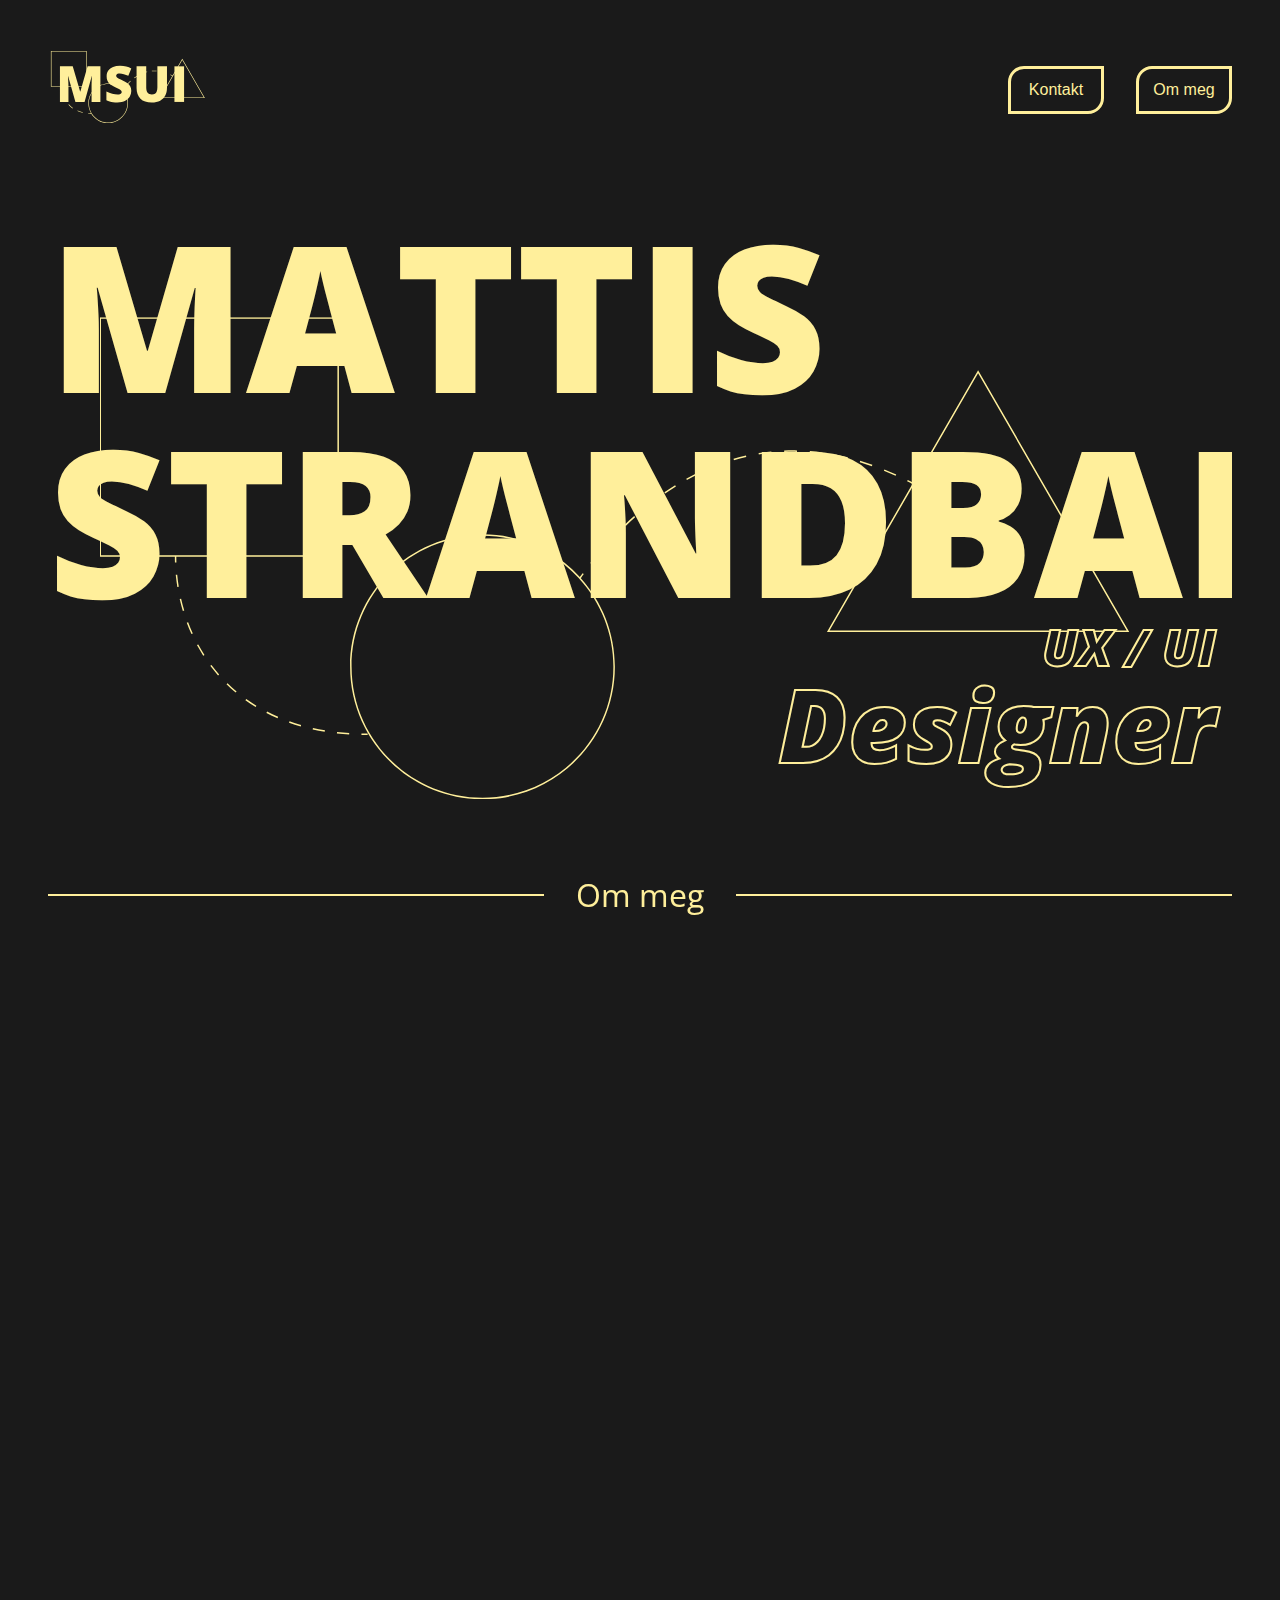
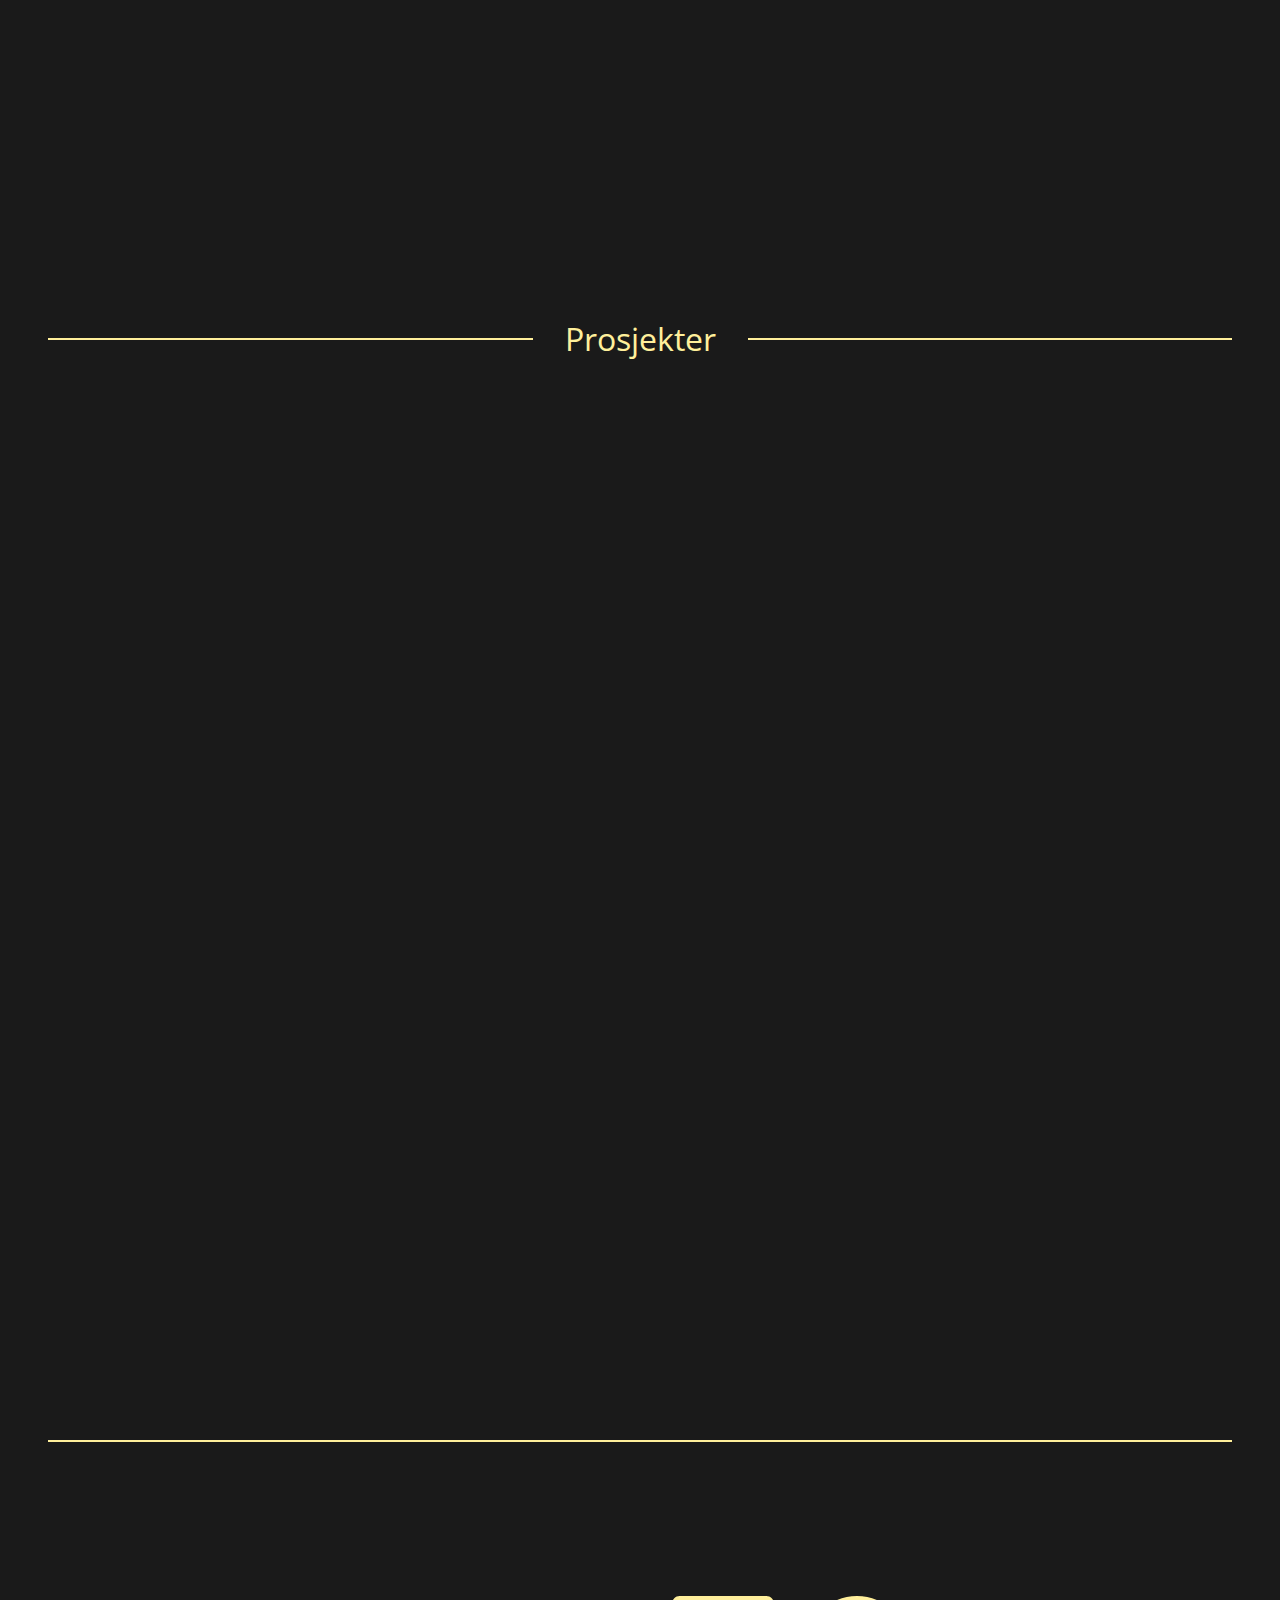
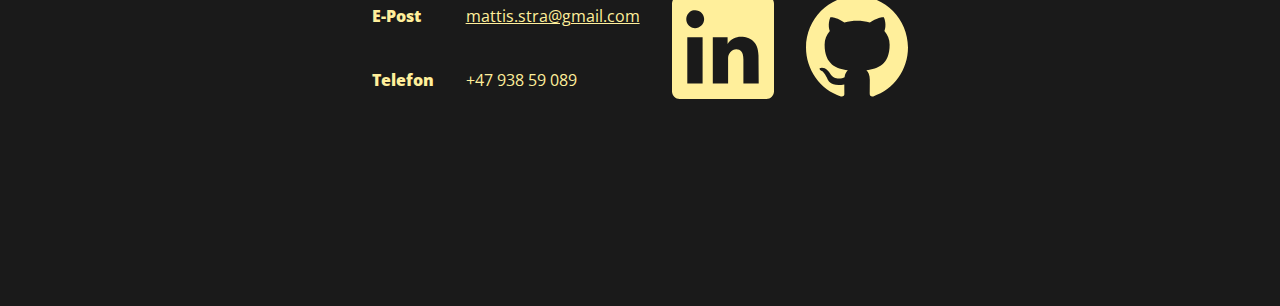
<file: index.html>
<!DOCTYPE html>
<html lang="no">
  <head>
    <meta charset="UTF-8" />
    <meta name="viewport" content="width=device-width, initial-scale=1.0" />
    <meta name="theme-color" content="#1A1A1A" />
    <title>Hovedside</title>
    <link rel="stylesheet" href="./CSS/reset.css" />
    <link rel="stylesheet" href="./CSS/style.css" />
    <link rel="stylesheet" href="./CSS/variables.css" />
    <link rel="icon" href="./assets/logo_tab_2.svg" />
    <script async src="./js/script.js"></script>
  </head>

  <body>
    <header>
      <a href="/index.html">
        <img src="./assets/logo.svg" alt="logo" />
      </a>
      <div class="header-buttons">
        <a href="mailto:Mattis%20Strandbakke<mattis.stra@gmail.com>">
          <button>Kontakt</button>
        </a>
        <a href="./about.html">
          <button>Om meg</button>
        </a>
      </div>
      <label class="hamburger-menu">
        <input type="checkbox" />
      </label>
      <aside class="sidebar">
        <nav>
          <ul>
            <a href="./about.html">
              <li>Om meg</li>
            </a>
            <a href="mailto:Mattis%20Strandbakke<mattis.stra@gmail.com>">
              <li>Kontakt</li>
            </a>
            <div class="hamburger-img">
              <a href="https://www.linkedin.com/in/mattis-str/" target="_blank">
                <img src="./assets/linkedin_menu.svg" alt="linkedin logo"
              /></a>
              <a href="https://github.com/mattis-str" target="_blank">
                <img src="./assets/github_menu.svg" alt="github logo"
              /></a>
            </div>
          </ul>
        </nav>
      </aside>
    </header>
    <main>
      <section class="hero hidden-from-left slow-animate">
        <div class="name">
          <h1 class="bold">MATTIS <span> STRANDBAKKE </span></h1>
        </div>
        <h2 class="bold">UX / UI <span>Designer</span></h2>
        <img class="posision" src="./assets/hero_img.svg" alt="" />
      </section>

      <section class="about">
        <div class="ancor hidden-from-left slow-animate">
          <div class="border"></div>
          <p>Om meg</p>
          <div class="border"></div>
        </div>
        <div
          class="flex-component column-reverse hidden-from-left slow-animate"
        >
          <div>
            <h3 class="bold hidden-from-left">Om meg</h3>
            <p class="hidden-from-left">
              Hei! Mitt navn er Mattis, og jeg er en entusiastisk interaksjonsdesignstudent med en lidenskap for å løse problemer og skape brukervennlige og estetisk tiltalende digitale opplevelser.
            </p>
            <p>
              Jeg er veldig opptatt av at brukeren står i sentrum av alt jeg gjør. Så med det er det viktig for meg at alt jeg lager er tydelig, enkelt å forstå og ikke minst, universelt utformet. 
            </p>
            <a href="./about.html"> <button>les mer</button></a>
            <div class="cards">
              <h3>Ferdigheter</h3>
              <div class="card">Figma</div>
              <div class="card">HTML</div>
              <div class="card">CSS</div>
              <div class="card">Photoshop</div>
              <div class="card">AI Propts</div>
              <div class="card">Scrum</div>
            </div>
          </div>
          <img class="border-radius" src="./assets/meg.webp" alt="Portrett bilde av meg." />
        </div>
      </section>

      <section class="projects">
        <div class="ancor">
          <div class="border"></div>
          <p>Prosjekter</p>
          <div class="border"></div>
        </div>
        <div class="flex-component column-reverse hidden-from-left">
          <div>
            <div>
              <a
                class="link hidden-from-left slow-animate"
                href="./calendar.html"
              >
                <h3 class="bold">Calendar</h3>
                <img
                  class="arrow-img"
                  src="./assets/arrow_circle_right.svg"
                  alt=""
                />
              </a>
            </div>
            <p class="hidden-from-left slow-animate">
              Dagens kalender apper på iOS App-store har mange problemer. De
              fleste bruker enten Apple kalenderen, eller Google Kalenderen. Så
              denne oppgaven skal gå ut på å løse disse problemene, og
              forhåpentlig vis lage en kalender app som er bedre enn de allerede
              eksisterende løsningene.
            </p>
            <div class="cards">
              <div class="card">Figma</div>
              <div class="card">HTML / CSS</div>
              <div class="card">AI</div>
              <div class="card">Photoshop</div>
            </div>
          </div>
          <img
            class="border-radius"
            src="./assets/thumbnail-calendar.webp"
            alt="tre telefoner som avbilder forskjellige deler av appløsningen min"
          />
        </div>

        <div class="flex-component hidden-from-right column">
          <img 
            class="border-radius"
            src="./assets/thumbnail-portfolio.webp" 
            alt="" />
          <div>
            <div>
              <a class="link row-reverse hidden-from-left slow-animate" href="./portfolio.html"
                ><img
                  class="arrow-img rotate"
                  src="./assets/arrow_circle_left.svg"
                  alt=""
                />
                <h3 class="bold">Portfolio</h3>
              </a>
            </div>
            <p class="hidden-from-left slow-animate">
              Hvordan kan jeg som interaksjonsdesign student best mulig representere meg, mitt design og mine prosjekter 
              på en ryddig, oversiktlig og forståelig måte.
            </p>
            <div class="cards">
              <div class="card">Figma</div>
              <div class="card">HTML / CSS</div>
              <div class="card">JavaScript</div>
              <div class="card">Photoshop</div>
              <div class="card">AI</div>
            </div>
          </div>
        </div>

        <!-- <div class="flex-component column-reverse hidden-from-left">
          <div>
            <div>
              <a class="link hidden-from-left slow-animate" href="">
                <h3 class="bold">Prosjekt 3</h3>
                <img
                  class="arrow-img"
                  src="./assets/arrow_circle_right.svg"
                  alt=""
                />
              </a>
            </div>
            <p class="hidden-from-left slow-animate">
              Lorem ipsum dolor sit amet consectetur, adipisicing elit.
              Aspernatur nostrum officia assumenda eius atque eaquerecusandae
              voluptatum Lorem ipsum dolor sit amet consectetur, adipisicing
              elit. Aspernatur nostrum officia assumenda eius atque
              eaquerecusandae voluptatum Lorem ipsum dolor sit amet consectetur,
              adipisicing elit. Aspernatur nostrum officia assumenda eius atque
              eaquerecusandae voluptatum
            </p>
          </div>
          <img src="./assets/placeholder.webp" alt="" />
        </div> -->
      </section>
      <div class="border"></div>
    </main>
    <footer>
      <div class="footer-info">
        <ul class="bold">
          <li>E-Post</li>
          <li>Telefon</li>
        </ul>
        <ul>
          <a href="mailto:Mattis%20Strandbakke<mattis.stra@gmail.com>">
            <li>mattis.stra@gmail.com</li>
          </a>

          <li>+47 938 59 089</li>
        </ul>
        <div class="footer-img">
          <a href="https://www.linkedin.com/in/mattis-str/" target="_blank">
            <img src="./assets/linkedin.svg" alt="linkedin logo"
          /></a>
          <a href="https://github.com/mattis-str" target="_blank">
            <img src="./assets/github.svg" alt="github logo"
          /></a>
        </div>
      </div>
    </footer>
  </body>
</html>
</file>
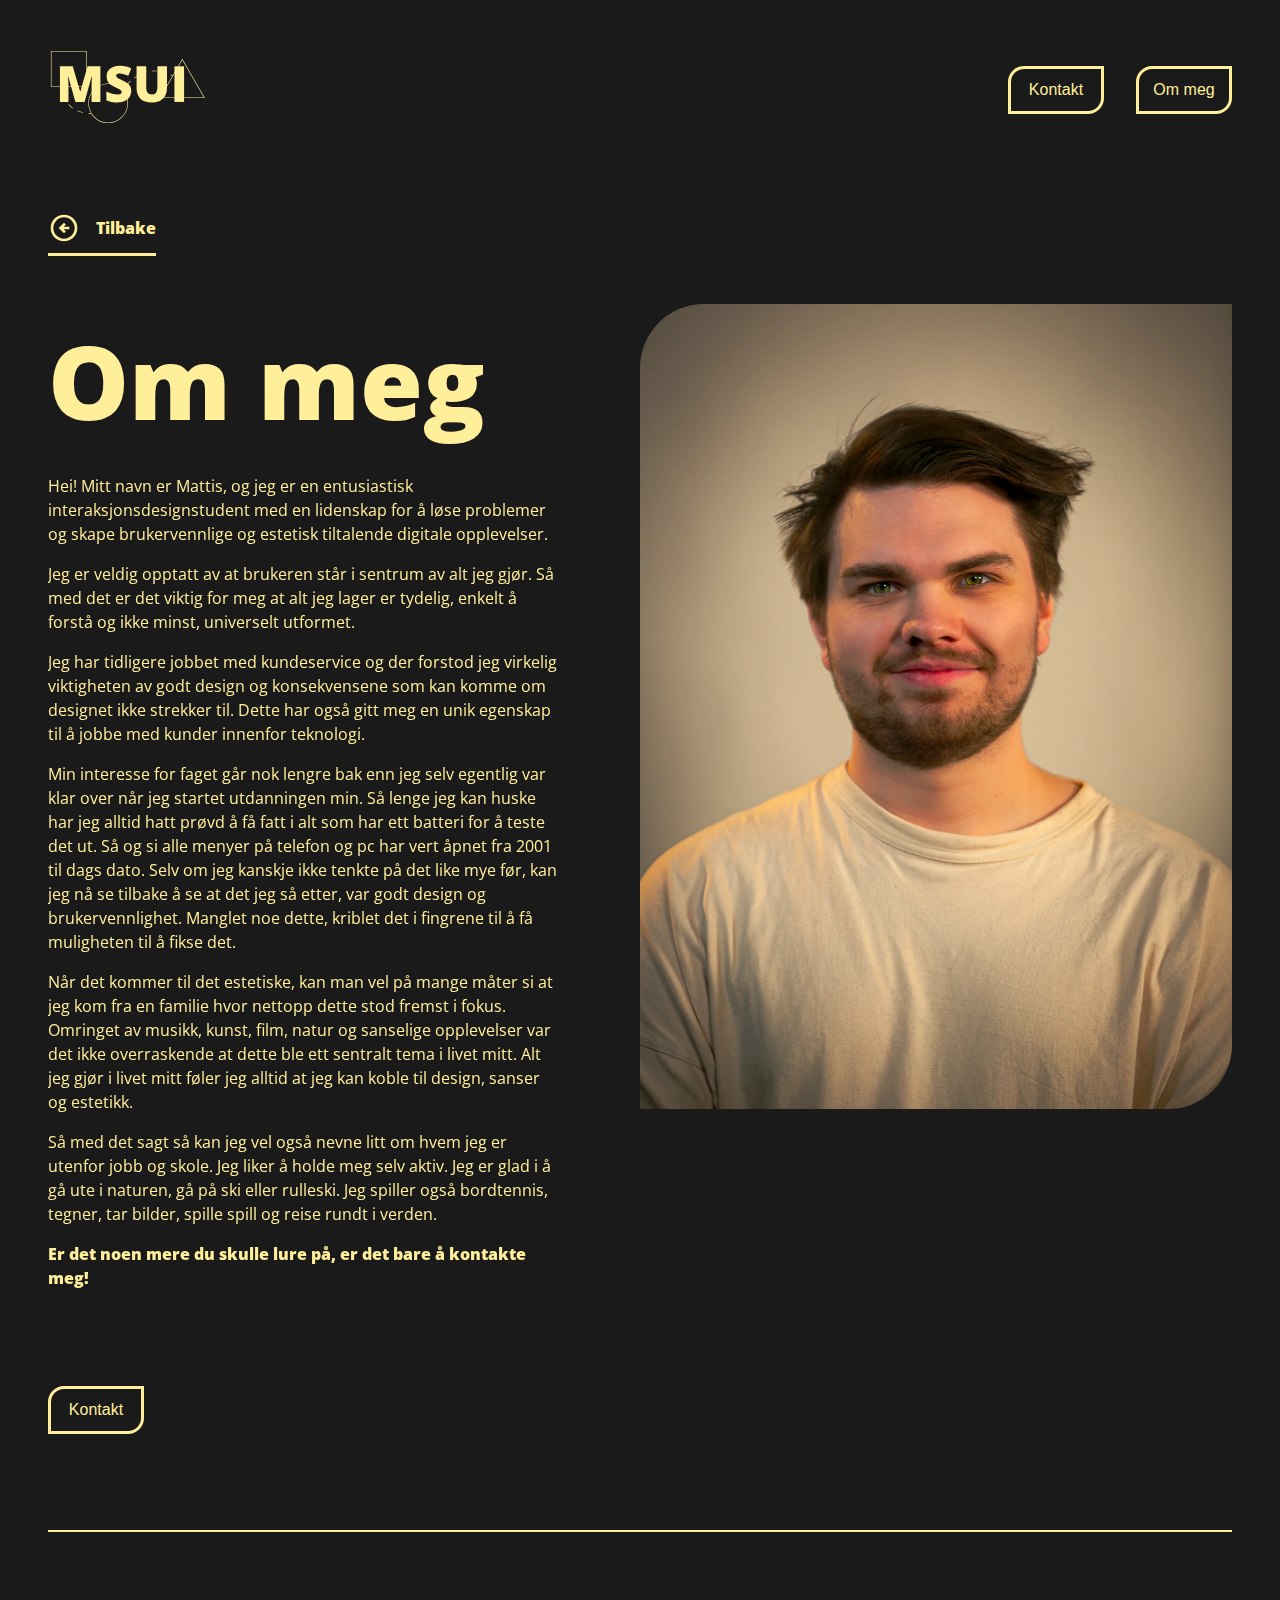
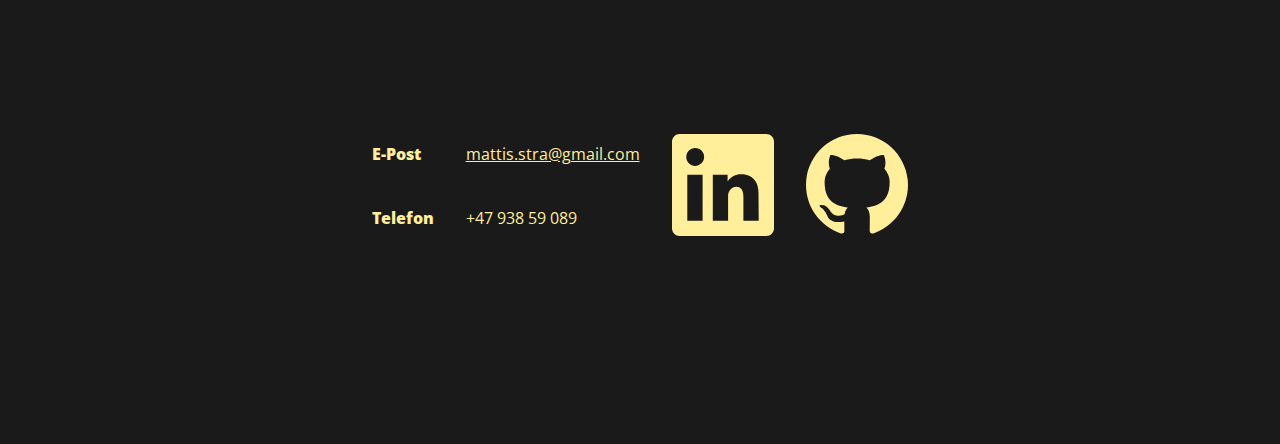
<file: about.html>
<!DOCTYPE html>
<html lang="no">
  <head>
    <meta charset="UTF-8" />
    <meta name="viewport" content="width=device-width, initial-scale=1.0" />
    <meta name="theme-color" content="#1A1A1A" />
    <title>Om meg</title>
    <link rel="stylesheet" href="./CSS/reset.css" />
    <link rel="stylesheet" href="./CSS/style.css" />
    <link rel="stylesheet" href="./CSS/variables.css" />
    <link rel="icon" href="./assets/logo_tab_2.svg" />
    <script async src="./js/script.js"></script>
  </head>

  <body>
    <header>
      <a href="/index.html">
        <img src="./assets/logo.svg" alt="logo" />
      </a>
      <div class="header-buttons">
        <a href="mailto:Mattis%20Strandbakke<mattis.stra@gmail.com>">
          <button>Kontakt</button>
        </a>
        <a href="/about.html">
          <button>Om meg</button>
        </a>
      </div>
      <label class="hamburger-menu">
        <input type="checkbox" />
      </label>
      <aside class="sidebar">
        <nav>
          <ul>
            <a href="/about.html">
              <li>Om meg</li>
            </a>
            <a href="mailto:Mattis%20Strandbakke<mattis.stra@gmail.com>">
              <li>Kontakt</li>
            </a>
            <div class="hamburger-img">
              <a href="https://www.linkedin.com/in/mattis-str/" target="_blank">
                <img src="./assets/linkedin_menu.svg" alt="linkedin logo"
              /></a>
              <a href="https://github.com/mattis-str" target="_blank">
                <img src="./assets/github_menu.svg" alt="github logo"
              /></a>
            </div>
          </ul>
        </nav>
      </aside>
    </header>
    <main>
      <a class="back-button" href="./"
        ><img
          src="./assets/arrow_circle_left.svg"
          alt=""
        />
        <p class="bold">Tilbake</p>
      </a>

      <section class="case-study">
        <div class="flex-component column-reverse hidden-from-right">
          <div>
            <h1 class="bold name">Om meg</h1>
            <p>
              Hei! Mitt navn er Mattis, og jeg er en entusiastisk interaksjonsdesignstudent med en lidenskap for å løse problemer og skape brukervennlige og estetisk tiltalende digitale opplevelser.
            </p>
            <p>
              Jeg er veldig opptatt av at brukeren står i sentrum av alt jeg gjør. Så med det er det viktig for meg at alt jeg lager er tydelig, enkelt å forstå og ikke minst, universelt utformet.
            </p>
            <p>
              Jeg har tidligere jobbet med kundeservice og der forstod jeg virkelig viktigheten av godt design og konsekvensene som kan komme om designet ikke strekker til. Dette har også gitt meg en unik egenskap til å jobbe med kunder innenfor teknologi.
            </p>
            <p>
              Min interesse for faget går nok lengre bak enn jeg selv egentlig var klar over når jeg startet utdanningen min. Så lenge jeg kan huske har jeg alltid hatt prøvd å få fatt i alt som har ett batteri for å teste det ut. Så og si alle menyer på telefon og pc har vert åpnet fra 2001 til dags dato. Selv om jeg kanskje ikke tenkte på det like mye før, kan jeg nå se tilbake å se at det jeg så etter, var godt design og brukervennlighet. Manglet noe dette, kriblet det i fingrene til å få muligheten til å fikse det.
            </p>
            <p>
              Når det kommer til det estetiske, kan man vel på mange måter si at jeg kom fra en familie hvor nettopp dette stod fremst i fokus. Omringet av musikk, kunst, film, natur og sanselige opplevelser var det ikke overraskende at dette ble ett sentralt tema i livet mitt. Alt jeg gjør i livet mitt føler jeg alltid at jeg kan koble til design, sanser og estetikk.
            </p>
            <p>
              Så med det sagt så kan jeg vel også nevne litt om hvem jeg er utenfor jobb og skole. Jeg liker å holde meg selv aktiv. Jeg er glad i å gå ute i naturen, gå på ski eller rulleski. Jeg spiller også bordtennis, tegner, tar bilder, spille spill og reise rundt i verden.
            </p>
            <p class="bold">
              Er det noen mere du skulle lure på, er det bare å kontakte meg!
            </p>
          </div>
          <img 
          class="border-radius"
          src="./assets/meg.webp" 
          alt="Portrett bilde av meg" />
        </div>
        <div class="header-buttons">
          <a href="mailto:Mattis%20Strandbakke<mattis.stra@gmail.com>">
            <button>Kontakt</button>
          </a>
      </section>
      <div class="ancor">
        <div class="border"></div>
      </div>
    </main>
    <footer>
      <div class="footer-info">
        <ul class="bold">
          <li>E-Post</li>
          <li>Telefon</li>
        </ul>
        <ul>
          <a href="mailto:Mattis%20Strandbakke<mattis.stra@gmail.com>">
            <li>mattis.stra@gmail.com</li>
          </a>

          <li>+47 938 59 089</li>
        </ul>
        <div class="footer-img">
          <a href="https://www.linkedin.com/in/mattis-str/" target="_blank">
            <img src="./assets/linkedin.svg" alt="linkedin logo"
          /></a>
          <a href="https://github.com/mattis-str" target="_blank">
            <img src="./assets/github.svg" alt="github logo"
          /></a>
        </div>
      </div>
    </footer>
  </body>
</html>
</file>
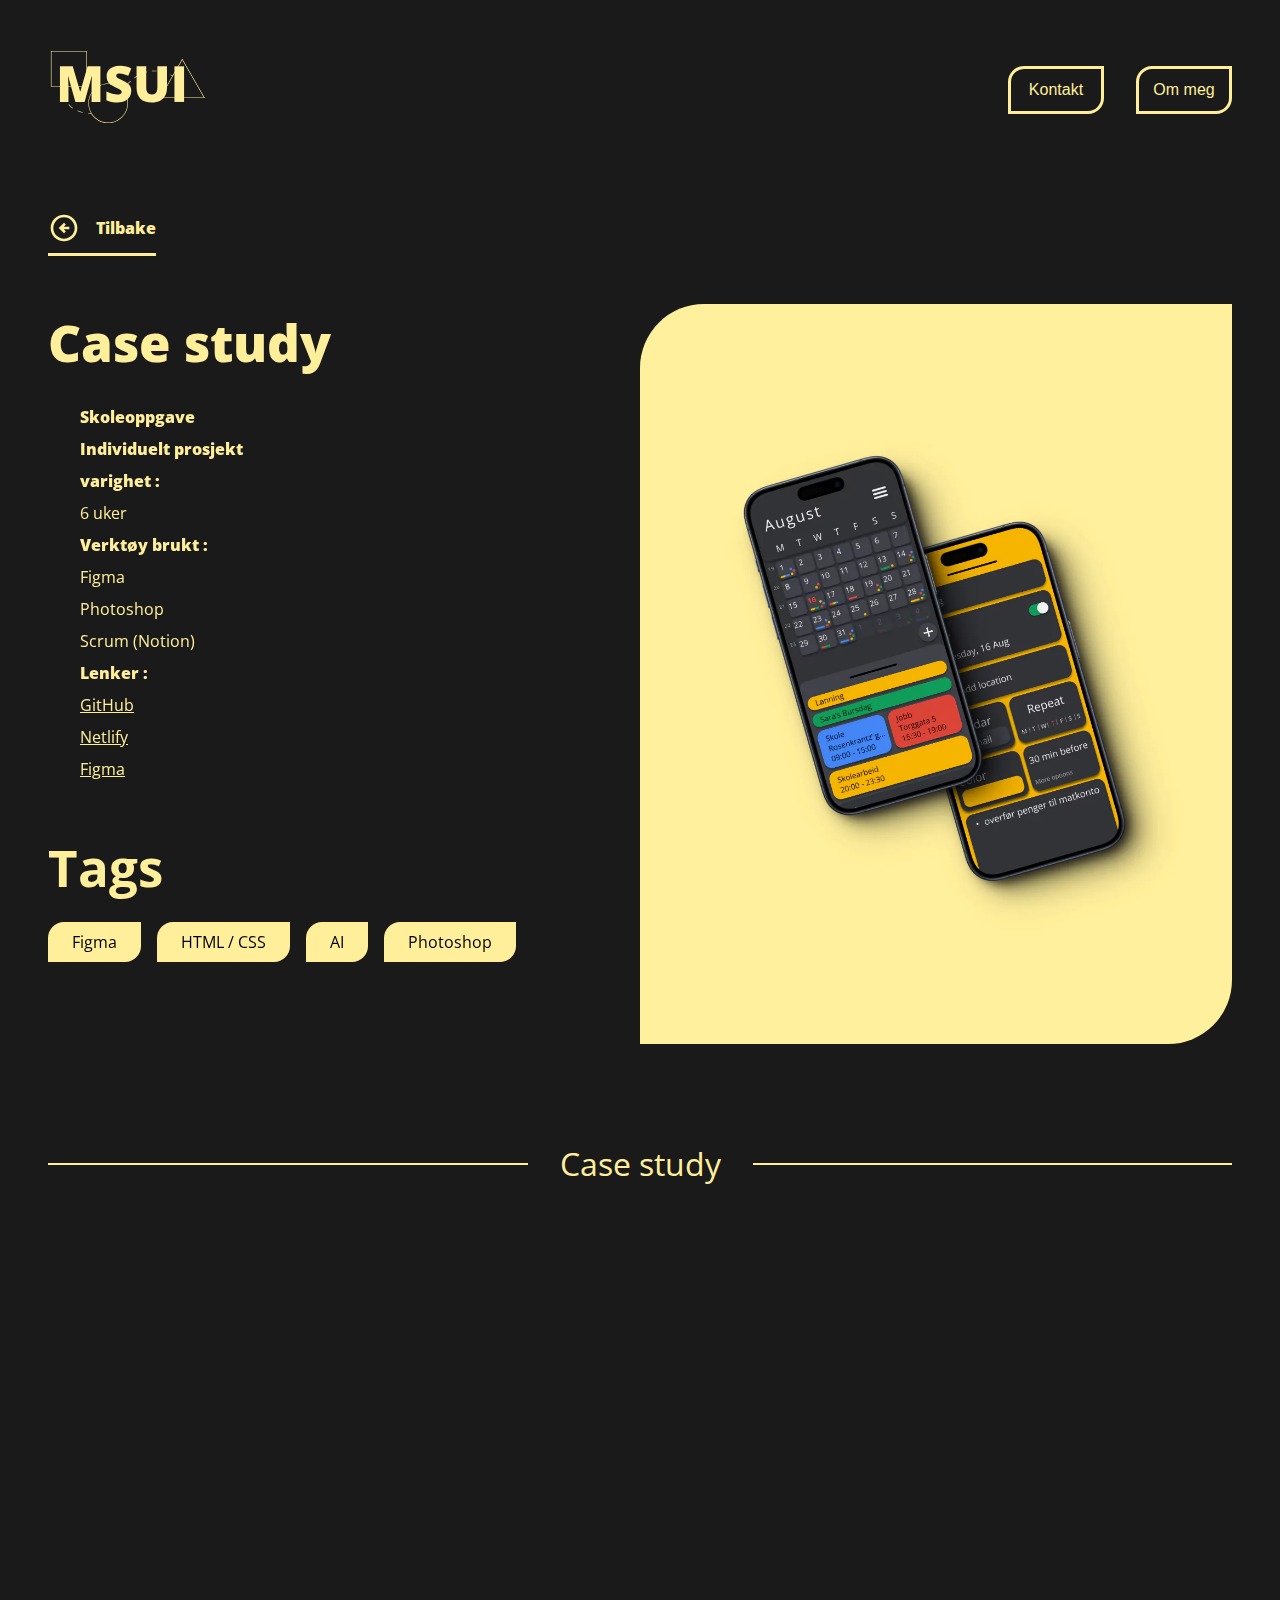
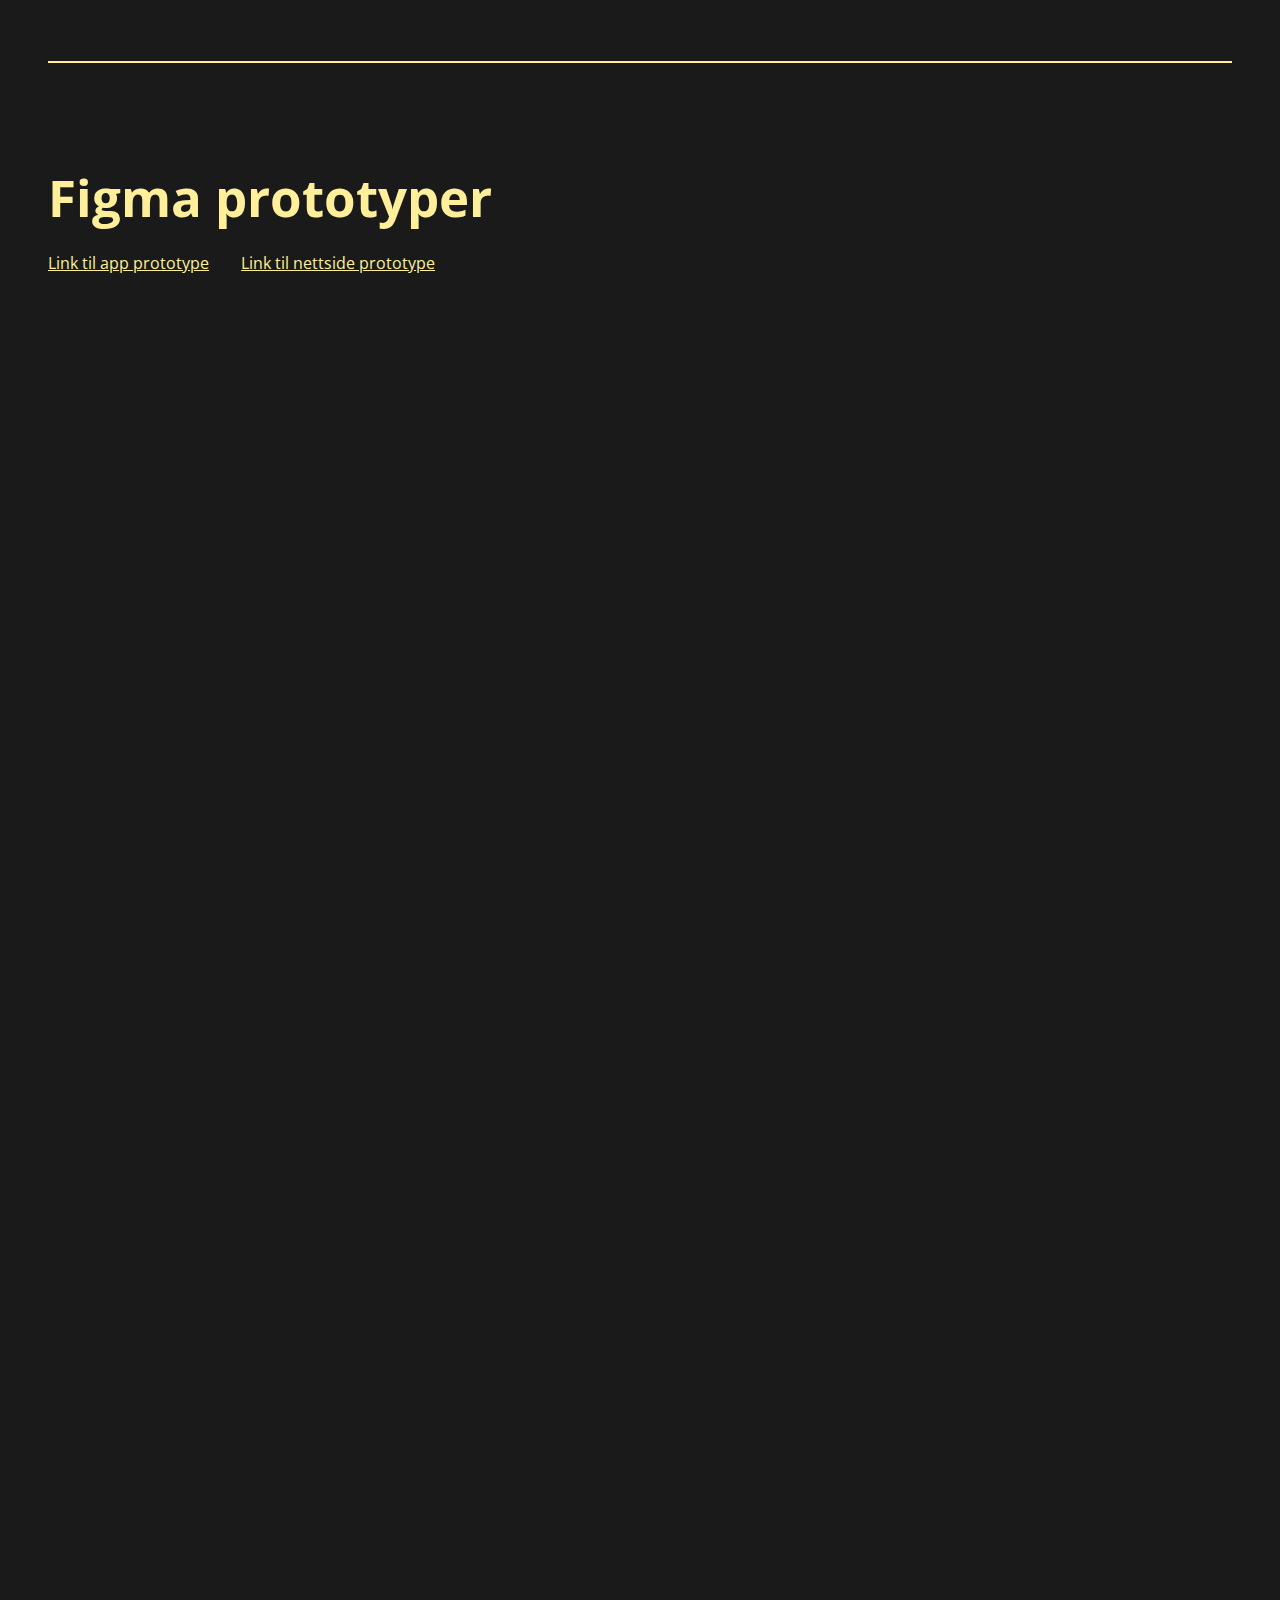
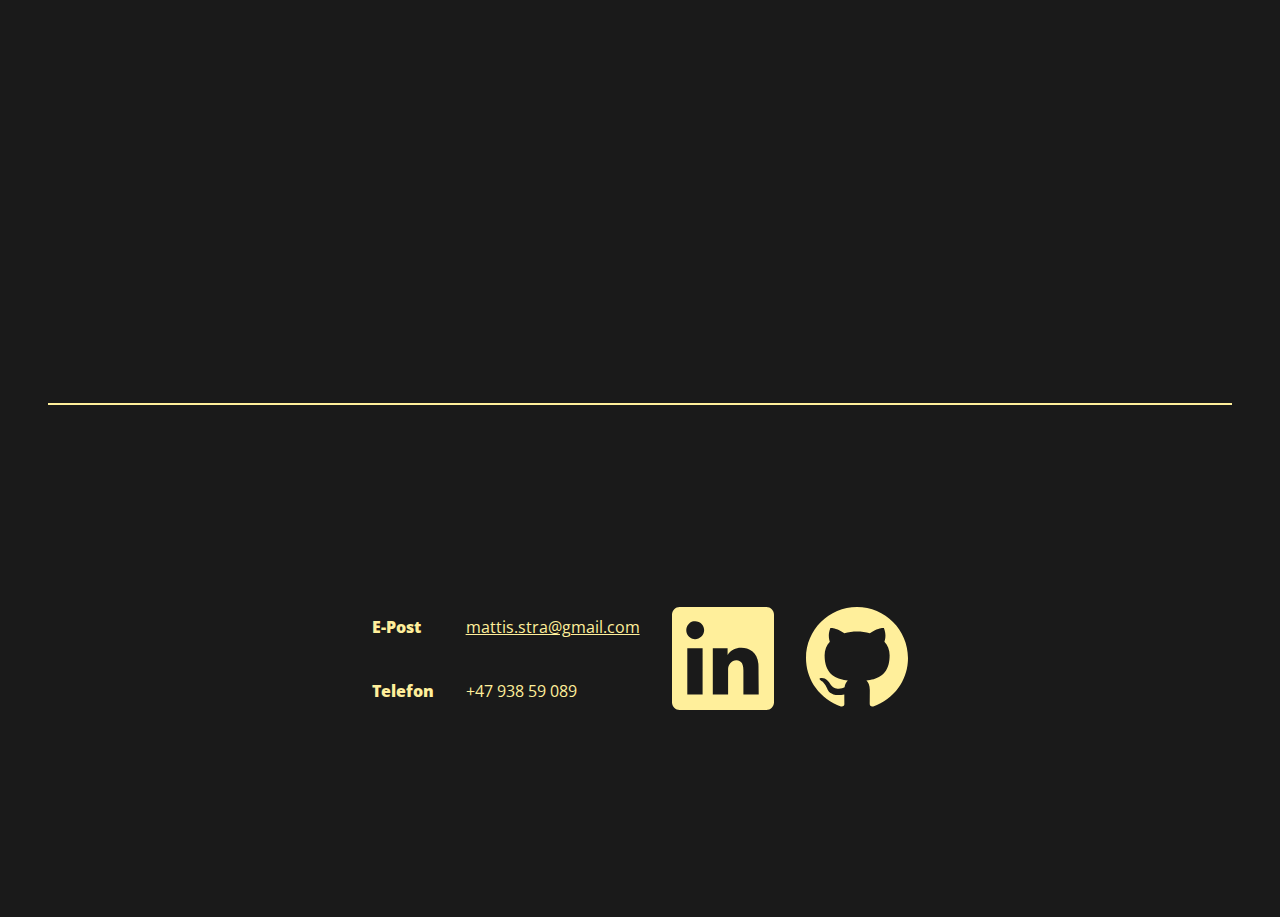
<file: calendar.html>
<!DOCTYPE html>
<html lang="no">
  <head>
    <meta charset="UTF-8" />
    <meta name="viewport" content="width=device-width, initial-scale=1.0" />
    <meta name="theme-color" content="#1A1A1A" />
    <title>Calendar Case Study</title>
    <link rel="stylesheet" href="./CSS/reset.css" />
    <link rel="stylesheet" href="./CSS/style.css" />
    <link rel="stylesheet" href="./CSS/variables.css" />
    <link rel="icon" href="./assets/logo_tab_2.svg" />
    <script async src="./js/script.js"></script>
  </head>

  <body>
    <header>
      <a href="/index.html">
        <img src="./assets/logo.svg" alt="logo" />
      </a>
      <div class="header-buttons">
        <a href="mailto:Mattis%20Strandbakke<mattis.stra@gmail.com>">
          <button>Kontakt</button>
        </a>
        <a href="/about.html">
          <button>Om meg</button>
        </a>
      </div>
      <label class="hamburger-menu">
        <input type="checkbox" />
      </label>
      <aside class="sidebar">
        <nav>
          <ul>
            <a href="/about.html">
              <li>Om meg</li>
            </a>
            <a href="mailto:Mattis%20Strandbakke<mattis.stra@gmail.com>">
              <li>Kontakt</li>
            </a>
            <div class="hamburger-img">
              <a href="https://www.linkedin.com/in/mattis-str/" target="_blank">
                <img src="./assets/linkedin_menu.svg" alt="linkedin logo"
              /></a>
              <a href="https://github.com/mattis-str" target="_blank">
                <img src="./assets/github_menu.svg" alt="github logo"
              /></a>
            </div>
          </ul>
        </nav>
      </aside>
    </header>
    <main>
      <a class="back-button" href="./">
        <img
          src="./assets/arrow_circle_left.svg"
          alt=""
        />
        <p class="bold">Tilbake</p>
      </a>

      <section class="case-study">
        <div class="flex-component column-reverse hidden-from-right">
          <div>
            <h3 class="bold">Case study</h3>
            <ul style="margin-left: 2rem">
              <li class="bold">Skoleoppgave</li>
              <li class="bold">Individuelt prosjekt</li>
              <li class="bold">varighet :</li>
              <li>6 uker</li>
              <li class="bold">Verktøy brukt :</li>
              <li>Figma</li>
              <li>Photoshop</li>
              <li>Scrum (Notion)</li>
              <li class="bold">Lenker :</li>
              <li>
                <a
                  target="_blank"
                  href="https://github.com/mattis-str/VSCode-Tema-8"
                  >GitHub</a
                >
              </li>
              <li>
                <a
                  target="_blank"
                  href="https://creative-sopapillas-0850e0.netlify.app/"
                  >Netlify</a
                >
              </li>
              <li>
                <a
                  target="_blank"
                  href="https://www.figma.com/file/m7bjk04DG7okYdQ8KEXx8v/Kalender?type=design"
                  >Figma</a
                >
              </li>
            </ul>
            <div class="cards">
              <h3>Tags</h3>
              <div class="card">Figma</div>
              <div class="card">HTML / CSS</div>
              <div class="card">AI</div>
              <div class="card">Photoshop</div>
            </div>
          </div>
          <img
            class="border-radius"
            src="./calendar-assets/hero.webp"
            alt="bilde av to iphoner som avbilder løsningen min på skjermen"
          />
        </div>
      </section>

      <div class="ancor">
        <div class="border"></div>
        <a>Case study</a>
        <div class="border"></div>
      </div>
      <div class="flex-component column-reverse hidden-from-right">
        <img
          class="border-radius"
          src="./calendar-assets/preview.webp"
          alt="bilde av tre iphoner som avbilder løsningen min på skjermen"
        />
        <div>
          <h3 class="bold">Brief</h3>
          <p>
            Dagens kalender apper på iOS App-store har mange problemer. De
            fleste bruker enten Apple kalenderen, eller Google Kalenderen. Så
            denne oppgaven skal gå ut på å løse disse problemene, og
            forhåpentlig vis lage en kalender app som er bedre enn de allerede
            eksisterende løsningene.
          </p>
          <h3 class="bold">Problem</h3>
          <p>
            Hvordan kan jeg lage en oversiktlig kalender, som gjør det lett for
            vanlige folk å få orden, struktur og oversikt over kommende tid.
          </p>
          <h3 class="bold">Løsning</h3>
          <p>
            Lage en app som er konsekvent i hvordan den opererer, bruker farger
            til å få oversikt, er tilpassbar og er enkel å bruke.
          </p>
        </div>
      </div>

      <div class="ancor">
        <div class="border"></div>
      </div>

      <div class="flex-component hidden-from-left column">
        <div>
          <h3 class="bold">Innsikt</h3>
          <h4 class="bold">Konkurranse Analyse</h4>
          <p>
            I denne oppgaven gikk jeg for å legge mye vekt og tid til
            konkurranse analysen. Jeg valgte seks apper jeg skulle gå gjennom.
            Jeg fokuserte på oversikt, funksjoner og design. Samt la til noen
            tanker om hva jeg syntes var fungerte og hva som ikke fungerte.
          </p>
          <p>
            I denne prosessdokumentasjonen kommer jeg bare til å bruke de tre
            største (google calendar, apple calendar og FantastiCal) for
            simplisitetens skyld. De andre kan du finne i
            <a
              href="https://www.figma.com/file/m7bjk04DG7okYdQ8KEXx8v/Kalender?type=design"
              >figma filen</a
            >.
          </p>
        </div>
        <img
          class="border-radius"
          src="./calendar-assets/innsikt.webp"
          alt="bilde av tre iphoner som avbilder dagens eksisterende løsninger, apple calendar, google calendar og FantastiCal"
        />
      </div>

      <div class="flex-component column-reverse hidden-from-right">
        <img
          class="border-radius"
          src="./calendar-assets/interview.webp"
          alt="bilde av arket som ble brukt i intervju"
        />
        <div>
          <h4 class="bold">Intervju</h4>
          <p>
            Etter jeg hadde gjort dette gjorde jeg dybdeintervjuer. Dette var
            for å avdekke om mine innsikter var reelle, samt å få en forståelse
            om hva slags apper folk brukte for å strukturere dagene side og
            hvordan de brukte dagens løsninger.
          </p>
          <p>
            For å gjøre dette brukertestet jeg enten Apple kalender eller Google
            kalender. Her gikk oppgavene ut på å navigere seg litt rundt i appen
            og lage hendelser.
          </p>
          <p>
            Her fikk jeg de fleste antakelser jeg hadde bekreftet. Apple sin
            kalender er derimot de som virkelig skapte følelser hos folk. Til
            tross for at dette var en app flere brukte daglig, var de fortsatt
            usikkre på hvordan appen fungerte og mistet fort hvor de var. Tung å
            bruke var også noe flere nevnte.
          </p>
        </div>
      </div>

      <div class="hidden-from-right">
        <article class="article">
          <h4 class="bold">Personas</h4>
          <p>
            Til tross for at jeg har en målgruppe som kan treffe så og si alle
            med en smarttelefon, så prøvde jeg å koke det ned til to grupper. En
            “introvert” og en “ekstrovert”. Grunnen til dette var for å prøve å
            finne grupper som kunne ha mye å putte inn i kalenderen sin, en som
            trenger høy grad av organisering og oversikt. Hvor den andre gruppen
            kanskje dette ikke er like viktig. Litt mindre å gjøre, leter mer
            etter en vanlig enkel kalender app
          </p>
          <p style="margin-top: var(--small-margin);">
            Jeg valgte å sette personaene i en simulert situasjon, som ikke er å
            bruke min app, men bruker allerede eksisterende apper, da de to mest
            brukte appene. Grunnen til dette var fordi jeg følte at det var lite
            verdi i at de skulle bruke min app. Verdien for meg ligger i å
            forstå best mulig frustrasjonene de kan oppleve nå. Det er også en
            del i prosjektet jeg ikke har helt hamret ned løsningen.
          </p>
    </article>
    <div class="flex-component-2pic column">
      <img src="./calendar-assets/persona1.webp" alt="Persona med en kvinne, som beskriver mål, frustrasjoner og situasjon hvor hun bruker dagens løsninger">
      <img src="./calendar-assets/persona2.webp" alt="Persona med en mann, som beskriver mål, frustrasjoner og situasjon hvor han bruker dagens løsninger">
      </div>
    </div>



      <div class="ancor">
        <div class="border"></div>
      </div>

      <div class="flex-component column-reverse hidden-from-right">
        <img
          class="border-radius"
          src="./calendar-assets/lofi.webp"
          alt="bilde av Low-Fidelity prototypen min i svart hvit"
        />
        <div>
          <h3 class="bold">Prototype</h3>
          <h4>Low-Fidelity</h4>
          <p>
            Jeg ville lage en app som skulle føles dynamisk og levende. Jeg tok
            inspirasjon fra en gammel konsept telefon (Project Ara) hvor moduler
            av telefonen kunne byttes ut og widgets til iOS.
          </p>
          <p>
            Tanken her var at alle seksjoner, moduler, bokser skal kunne endre
            størrelser ut fra eget ønske. Eller om det er ting i prosessen ved å
            lage en hendelse du ikke trenger eller vil ha, skal du kunne fjerne
            dem, samt endre rekkefølge. Her skal det da være mulig å sette opp
            sine egne templates.
          </p>
        </div>
      </div>

      <div class="flex-component column hidden-from-left">
        <div>
          <h4 class="bold">High-Fidelity</h4>
          <p>
            High-Fidelity prototypen er egentlig bare en litt mere rafinert
            versjon, jeg jobbet litt med farger og gjorde en finpuss. Jeg har
            endt opp med å bruke google sin fargepalett her i denne oppgaven,
            men dette er ikke en representasjon for hva de endelige fargene skal
            bli.
          </p>
        </div>
        <img
          class="border-radius"
          src="./calendar-assets/hifi.webp"
          alt="bilde av protorypen min i farger"
        />
      </div>

      <div class="ancor">
        <div class="border"></div>
      </div>

      <div class="flex-component column-reverse hidden-from-right">
        <img
          class="border-radius"
          src="./calendar-assets/brukertest-1.webp"
          alt="Viser design endringer for avbryt og bekreft knapper og tydeliggjøring av hvilken dag det er"
        />
        <div>
          <h3 class="bold">Brukertester</h3>
          <h4>Målet med brukertestene</h4>
          <p>
            Målet med disse brukertestene var å prøve å få ett lite innblikk i
            om jeg hadde løst problemene jeg satt ut for å løse.
          </p>
          <ul style="margin-left: 2rem">
            <li class="list">gjøre den oversiktlig</li>
            <li class="list">gjøre den forståelig</li>
            <li class="list">gjøre den enkel å bruke</li>
          </ul>
          <p>
            Dersom jeg av dekket at noe kom til å kræsje med disse punktene, vil
            jeg endre de.
          </p>
        </div>
      </div>

      <div class="flex-component column hidden-from-left">
        <div>
          <p>
            Det første jeg gjorde var å endre bunnmenyen når man lager
            hendelser. At den så ut som en slide fikk jeg høre fra flere,
            utenfor brukertesting også.
          </p>
          <p>
            Neste var at det var vanskelig å se hvilken dag man var på. Jeg la
            til en rød outline. Personlig synes jeg det er tydelig, men annen
            tilbakemelding jeg har fått, kan indikere at jeg også må revurdere
            denne endringen. Mer brukertesting kommer nok til å være nødvendig
            her.
          </p>
          <p>
            Sist fjernet jeg en funksjon totalt. Dette kan se litt rart ut.
            Tanken rundt funksjonen var at split view agenda delen skulle være
            statisk. Så for å se hva som skjedde de andre dagene, skulle man
            derfor klikke på dagen, så man fikk en popup. Dette var etter
            tilbakemelding, noe jeg innså bare kom til å skape flere problemer,
            enn løsninger. Derfor fjernet jeg hele funksjonen, så gikk heller
            for en ikke statisk split view.
          </p>
        </div>
        <img
          class="border-radius"
          src="./calendar-assets/brukertest-2.webp"
          alt="rød X over funksjonen jeg fjerner"
        />
      </div>

      <div class="ancor">
        <div class="border"></div>
      </div>

      <div class="hidden-from-right">
        <article class="article">
          <h3 class="bold">Landings side</h3>
          <h4>Low-Fidelity</h4>
        <p style="margin-top: var(--small-margin);">
          Jeg skisset ned en veldig enkel versjon av nettsiden jeg skulle
          lage. Jeg hadde ganske tidlig i prosessen tanker om hvordan jeg
          ville at nettsiden skulle bli. Jeg hadde limitert med tid, så jeg
          ville gjøre den så enkel som mulig.
        </p>
    </article>
        <div class="flex-component-2pic column">
        <img src="./calendar-assets/lofi-web-1.webp" alt="Fysisk skisse av hvordan jeg ønsker at landings siden skal se ut">
        <img src="./calendar-assets/lofi-web-2.webp" alt="En digital konseptuelle skisse av landings siden.">
        </div>
    </div>

      <div class="flex-component column hidden-from-left">
        <div>
          <h4>High-Fidelity</h4>
          <p>
            Jeg lagde mockups i photoshop og lagde app ikoner og logo i figma.
            Det ble gjort noen endringer fra lo-fi til hi-fi, men siden kom så
            mye bedre frem når bilder og farger begynte å falle på plass.
          </p>
          <p>
            Jeg prøvde å holde det enkelt, men tanken her var å få en slags rød
            tåd som man skulle følge. Alle “linjer” skulle lede øynene dine mot
            neste sted du skulle se. Jeg var litt usikker på om dette var noe
            jeg kom til å få til i under utviklingsfasen. (Noe som viste seg at
            jeg ikke klarte).
          </p>
          <p>
            Jeg ble også sittende å jobbe litt med å prøve å lage en logo, noe
            som var nytt for meg, jeg landet på noe til slutt som jeg følte
            passet godt.
          </p>
        </div>
        <img
          src="./calendar-assets/hi-fi-web.webp"
          alt="bilde av den ferdig High-Fidelity prototypen av landings siden min."
        />
      </div>

      <div class="flex-component column-reverse hidden-from-left">
        <img
          class="border-radius"
          src="./calendar-assets/app-icons.webp"
          alt="En ensfarget felt som viser et utvalg av ikoner."
        />
        <div>
          <h4>App ikon / Logo</h4>
          <p>
            Jeg bestemte meg for at jeg ønsket att løsningen min skulle ha en
            logo og ett app ikon.
          </p>
          <p>
            Dette var en prosess som var helt ny for meg, så prøvde meg litt
            frem med diverse ideer. Jeg prøvde først å bare ta utgangspuntet i
            hva jeg allerede hadde i appen. som også var mitt originale ide for
            appen, nemmelig "i dag" inne i appen.
          </p>
          <p>
            Jeg ombestemte meg ganske fort ettersom jeg ville ha lik logo som
            app ikon, og denne ideen føltes ikke ut som en logo, men mer ett app
            ikon. Så jeg prøvde meg litt frem og kom så til slutt med ett ikon
            som jeg følte ville både være passende som logo og app ikon.
          </p>
        </div>
      </div>

      <div class="ancor">
        <div class="border"></div>
      </div>

      <div class="flex-component column hidden-from-right">
        <div>
          <h3 class="bold">Utvikling</h3>
          <p>
            Her gikk jeg veldig systematisk til verks. Tidligere har jeg hatt
            ett problem med at responsivt design er en ettertanke. Så denne
            gangen satt jeg alt opp i HTML først, og gjemte alle seksjoner og
            jobbet meg gjennom en og en, for å sørge for at alt fungerte slik
            jeg ville når jeg begynte med CSS.
          </p>
          <p>
            Det ble også noen endringer fra hi-fi prototypen, ettersom jeg
            skjønte at her var en seksjon som var for vanskelig å kode og også
            gjøres responsiv.
          </p>
        </div>
        <img
          class="border-radius"
          src="./calendar-assets/koding.webp"
          alt="to bilder av koden min fra VSCode, som viser hvordan jeg har jobbet "
        />
      </div>

      <div class="ancor">
        <div class="border"></div>
      </div>

      <div class="hidden-from-left">
        <h3>Lenker</h3>
        <nav>
          <ul class="prj-links">
            <li>
              <a href="https://github.com/mattis-str/VSCode-Tema-8">GitHub</a>
            </li>
            <li>
              <a href="https://creative-sopapillas-0850e0.netlify.app/"
                >Netlify</a
              >
            </li>
            <li>
              <a
                href="https://www.figma.com/file/m7bjk04DG7okYdQ8KEXx8v/Kalender?type=design"
                >Figma</a
              >
            </li>
          </ul>
        </nav>
      </div>

      <div class="ancor">
        <div class="border"></div>
      </div>

      <h3>Figma prototyper</h3>
      <div class="prototype-link">
        <a
          href="https://www.figma.com/proto/m7bjk04DG7okYdQ8KEXx8v/Tema-8?page-id=0%3A1&type=design&node-id=1-2&viewport=332%2C127%2C0.06&t=21yfFRhRIpKOLezB-1&scaling=scale-down&starting-point-node-id=1%3A2&mode=design"
          >Link til app prototype</a
        >
        <a
          href="https://www.figma.com/proto/m7bjk04DG7okYdQ8KEXx8v/Tema-8?page-id=551%3A8364&type=design&node-id=561-5646&viewport=96%2C299%2C0.15&t=cqbD7gFEzoaRwMcM-1&scaling=scale-down-width&starting-point-node-id=561%3A5646&mode=design"
          >Link til nettside prototype</a
        >
      </div>
      <div class="embed">
        <iframe
          width="100%"
          height="800"
          src="https://www.figma.com/embed?embed_host=share&url=https%3A%2F%2Fwww.figma.com%2Fproto%2Fm7bjk04DG7okYdQ8KEXx8v%2FTema-8%3Fpage-id%3D0%253A1%26type%3Ddesign%26node-id%3D1-2%26viewport%3D332%252C127%252C0.06%26t%3DCr3wwOmKT9ubtPJe-1%26scaling%3Dscale-down%26starting-point-node-id%3D1%253A2%26mode%3Ddesign"
          allowfullscreen
        ></iframe>
        <iframe
          width="100%"
          height="800"
          src="https://www.figma.com/embed?embed_host=share&url=https%3A%2F%2Fwww.figma.com%2Fproto%2Fm7bjk04DG7okYdQ8KEXx8v%2FTema-8%3Fpage-id%3D551%253A8364%26type%3Ddesign%26node-id%3D561-5646%26viewport%3D96%252C299%252C0.15%26t%3DcqbD7gFEzoaRwMcM-1%26scaling%3Dscale-down-width%26starting-point-node-id%3D561%253A5646%26mode%3Ddesign"
          allowfullscreen
        ></iframe>
      </div>
      <div class="ancor">
        <div class="border"></div>
      </div>
    </main>
    <footer>
      <div class="footer-info">
        <ul class="bold">
          <li>E-Post</li>
          <li>Telefon</li>
        </ul>
        <ul>
          <a href="mailto:Mattis%20Strandbakke<mattis.stra@gmail.com>">
            <li>mattis.stra@gmail.com</li>
          </a>

          <li>+47 938 59 089</li>
        </ul>
        <div class="footer-img">
          <a href="https://www.linkedin.com/in/mattis-str/" target="_blank">
            <img src="./assets/linkedin.svg" alt="linkedin logo"
          /></a>
          <a href="https://github.com/mattis-str" target="_blank">
            <img src="./assets/github.svg" alt="github logo"
          /></a>
        </div>
      </div>
    </footer>
  </body>
</html>
</file>
<file: CSS/style.css>
@import url("https://fonts.googleapis.com/css2?family=Open+Sans:ital,wght@0,300;0,400;0,500;0,600;0,700;0,800;1,300;1,400;1,500;1,600;1,700;1,800&display=swap");

html {
  font-family: "Open Sans", sans-serif;
  line-height: 1.5;
  overflow-x: hidden;
}

body {
  overflow-x: hidden;
  background-color: var(--primary);
  margin: var(--medium-margin);
}

main {
  margin-top: 5rem;
}

.border-radius {
  border-radius: 4rem 0;
}

header {
  display: flex;
  justify-content: space-between;
  align-items: center;
}
header img {
  width: 10rem;
}
.header-buttons {
  display: flex;
  gap: var(--gap-m);
}

.hamburger-menu {
  --x-width: calc(var(--hamburger-height) * 1.41421356237);
  display: none;
  flex-direction: column;
  gap: var(--hamburger-gap);
  width: max-content;
  z-index: 2;
  cursor: pointer;
  position: absolute;
  padding: 2rem;
  top: 0rem;
  right: 0rem;
}

.hamburger-menu::before,
.hamburger-menu::after,
.hamburger-menu input {
  content: "";
  width: var(--bar-width);
  height: var(--bar-height);
  background-color: var(--foreground);
  border-radius: 100rem;
  transition: opacity var(--animation-timing), width var(--animation-timing),
    rotate var(--animation-timing), translate var(--animation-timing),
    background-color var(--animation-timing);
  transform-origin: left center;
}

.hamburger-menu input {
  appearance: none;
  padding: 0;
  margin: 0;
  outline: none;
  pointer-events: none;
}

.hamburger-menu:has(input:checked)::before {
  rotate: 45deg;
  width: var(--x-width);
  translate: 0 calc(var(--bar-height) / -2);
}
.hamburger-menu:has(input:checked)::after {
  rotate: -45deg;
  width: var(--x-width);
  translate: 0 calc(var(--bar-height) / 2);
}

.hamburger-menu:has(input:checked) {
  --foreground: var(--background);
  position: fixed;
}

.hamburger-menu input:checked {
  opacity: 0;
  width: 0;
}

.sidebar {
  display: none;
  /* border-left: solid var(--primary) 2px; */
  margin: 0.5rem 0rem;
  border-radius: 0.7rem 0 0 0.7rem;
  position: fixed;
  top: 0;
  right: 0;
  z-index: 1;
  transition: translate var(--animation-timing);
  translate: 200vw;
  padding: 0.5rem 2rem;
  padding-top: calc(var(--hamburger-height) + var(--hamburger-margin) + 1rem);
  background-color: var(--accent);
  color: var(--primary);
  min-width: 20rem;
  min-height: 98vh;
}

aside > nav > ul > a {
  color: var(--primary);
  font-size: var(--h4);
  text-decoration: underline;
}

.hamburger-img,
.hamburger-img > a img {
  display: flex;
  width: 5rem;
  gap: var(--gap-m);
  margin-top: 2rem;
}

.hamburger-menu:has(input:checked) + .sidebar {
  translate: 0;
}

.hero {
  line-height: 1;
}

.bold {
  font-weight: var(--bold);
}


h1 {
  color: var(--accent);
}
.name {
  font-size: var(--h1);
}

h2 {
  /* -webkit-text-fill-color: transparent; */
  -webkit-text-fill-color: var(--primary);
  -webkit-text-stroke: 2px;
  font-style: italic;
  font-size: var(--h2-small);
  text-align: end;
  color: var(--accent);
  margin-right: 1rem;
}
h2 > span {
  font-size: var(--h2);
  display: block;
  color: var(--accent);
}

h3 {
  font-size: var(--h3);
  color: var(--accent);
}

h4 {
  font-size: var(--h4);
  color: var(--accent);
}

h5 {
  font-size: var(--h5);
}

p {
  color: var(--accent);
}

ul {
  width: 50%;
  color: var(--accent);
}
li {
  list-style: none;
  font: var(--p);
  margin-top: 0.5rem;
}
.list {
  list-style: circle;
}

a {
  color: var(--accent);
}

.posision {
  display: block;
  position: absolute;
  z-index: -1;
  width: 87%;
  transform: translate(5%, -95%);
}

.ancor {
  display: flex;
  white-space: nowrap;
  justify-content: center;
  width: 100%;
  align-items: center;
  gap: var(--gap-m);
  font-size: var(--h4);
  margin: var(--large-margin) 0;
}
.border {
  background-color: var(--accent);
  width: 100%;
  height: 2px;
}

.cards,
h3 {
  width: 100%;
  align-items: flex-start;
}
.card {
  background-color: var(--accent);
  padding: 0.5rem 1.5rem;
  border-radius: 1rem 0;
}

.hidden-from-right,
.hidden-from-left {
  opacity: 0;
  filter: blur(5px);
  /* transform: translateX(-100%) */;
  transition: all 0.5s;
  
} .slow-animate {
  transition-delay: 0.2s;
}
/* .hidden-from-left {
  transform: translateX(100%);
} */
.show {
  opacity: 1;
  filter: blur(0);
  rotate: 0deg;
  transform: translateX(0);
  /* transition-delay: 200ms; */
}


.flex-component {
  display: flex;
  gap: var(--gap-xl);
  margin-bottom: var(--large-margin);
} .reverse {
  flex-direction: row-reverse;
}

.flex-component-2pic {
  display: flex;
  flex-flow: row wrap;
  justify-content: space-between;
  margin-bottom: var(--large-margin);
} .flex-component-2pic img {
/*   background-color: aqua; */
  margin-bottom: var(--medium-margin);
  width: 49%;
  height: auto;
}

.flex-component-1pic {
  display: flex;
  margin-bottom: var(--large-margin);
} .flex-component-1pic img {
  width: 100%;
  height: auto;
  object-fit: contain;
/*   background-color: aqua; */
} article p {
margin-top: var(--gap-s);
}

.article {
  width: 70%;
  margin-bottom: var(--medium-margin);
}

.flex-component > img {
/*   background-color: aqua; */
  width: 100%;
  height: 100%;
  min-width: 50%;
  object-fit: contain;
}
.flex-component div {
  display: flex;
  flex-flow: row wrap;
  gap: var(--gap-s);
  align-content: flex-start;
}
.link,
.back-button {
  display: flex;
  justify-content: space-between;
  gap: var(--gap-m);
  align-items: center;
  border-bottom: solid 2px var(--accent);
  text-decoration: none;
  color: var(--accent);
}
.arrow-img {
  width: 4rem;
}
.flex-component > div > .cards {
  margin: 2rem 0;
}

button {
  border: none;
  background: none;
  color: var(--accent);
  width: var(--large-margin);
  height: var(--medium-margin);
  font-size: var(--p);
  border-radius: 1rem 0rem;
  border: solid 3px var(--accent);
} /* .contact-button {
  background: var(--accent);
  color: var(--primary);
} */

button:hover {
  opacity: 0.8;
  cursor: pointer;
}
button:active {
  opacity: 0.6;
}
.back-button {
  display: inline-flex;
  align-items: center;
  gap: var(--gap-s);
  padding-bottom: 0.6rem;
  border-bottom: solid 3px var(--accent);
}
.back-button img {
  width: 2rem;
}

.case-study {
  margin-top: 3rem;
}

.prj-links {
  display: flex;
  flex-direction: row;
  flex-wrap: wrap;
  gap: var(--gap-s);
}

.embed {
  margin-top: var(--small-margin) ;
  display: flex;
  flex-flow: row wrap;
  gap: var(--gap-s);
} .prototype-link {
  display: flex;
  flex-flow: row wrap;
  gap: var(--gap-m);
  margin-top: var(--small-margin);
}

footer {
  display: flex;
  align-items: center;
  justify-content: center;
  margin: var(--medium-margin);
  height: 20rem;
  font-size: var(--p);
}
.footer-info {
  display: flex;
  flex-wrap: wrap;
  gap: var(--gap-m);
}
.footer-info ul {
  display: flex;
  gap: var(--gap-m);
  flex-flow: column;
  width: auto;
}
.footer-info img {
  width: clamp(4rem, 8vw, 8rem);
}
.footer-img {
  display: flex;
  gap: var(--gap-m);
}




/* small screens */

@media screen and (max-width: 900px) {
  .hamburger-menu {
    display: flex;
  }
  .header-buttons {
    display: none;
  }
  .sidebar {
    display: block;
  }

  .flex-component {
    gap: var(--gap-m);
  }

  .article {
    width: 100%;
  }


  .row {
    flex-direction: row;
  } .row-reverse {
      flex-direction: row-reverse;
    }     
    
    .column {
      flex-direction: column;
  } .column-reverse {
      flex-direction: column-reverse;
    }

  .rotate {
    rotate: 180deg;
  }

  .flex-component > img {
    width: 100%;
  }

  .flex-component-2pic img {
    width: 100%;
  }

  main {
    margin: 1rem;
  }
  body {
    margin: 0;
  }
  .posision {
    transform: translate(5%, -100%);
  }

  header {
    margin: var(--small-margin);
  }
  header img {
    width: 8rem;
  }

  .ancor {
    margin: var(--medium-margin) 0;
  }
  .embed {
    display: none;
  } .prototype-link {
    margin-top: none;
  }
}

/* big screens */

@media screen and (min-width: 1600px) {
  .posision {
    width: 80rem;
    transform: translate(5%, -95%);
  }
  main {
    max-width: 1400px;
    margin: auto;
  }
  .posision {
    transform: translate(7%, -100%);
  }
}

@media (prefers-reduced-motion) {
  .hidden {
    transform: none;
  }
}
</file>
<file: CSS/variables.css>
:root {
    --h1: clamp(1rem, 8vw, 8rem);
    --h2-small: clamp(2rem, 4vw, 8rem);
    --h2: clamp(3rem, 8vw, 8rem);
    --h3: clamp(3rem, 4vw, 5rem);
    --h4: 2rem;
    --h5: 2rem;
    --p: 1rem;

    --primary: #1A1A1A;
    --accent: #FFEF9B;
    --white: #FFFDFA;

    --small-margin: 1rem;
    --medium-margin: 3rem;
    --large-margin: 6rem;

    --gap-s:1rem;
    --gap-m:2rem;
    --gap-l: 3rem;
    --gap-xl: 5rem;

    --bold: 800;

    --foreground: var(--accent);
    --background: var(--primary);
    --bar-width: 3rem;
    --bar-height: 0.2rem;
    --hamburger-gap: 0.7rem;
    --hamburger-margin: 5rem;
    --animation-timing: 200ms ease-in-out;
    --hamburger-height: calc(var(--bar-height) * 3 + var(--hamburger-gap) * 2);
}
</file>
